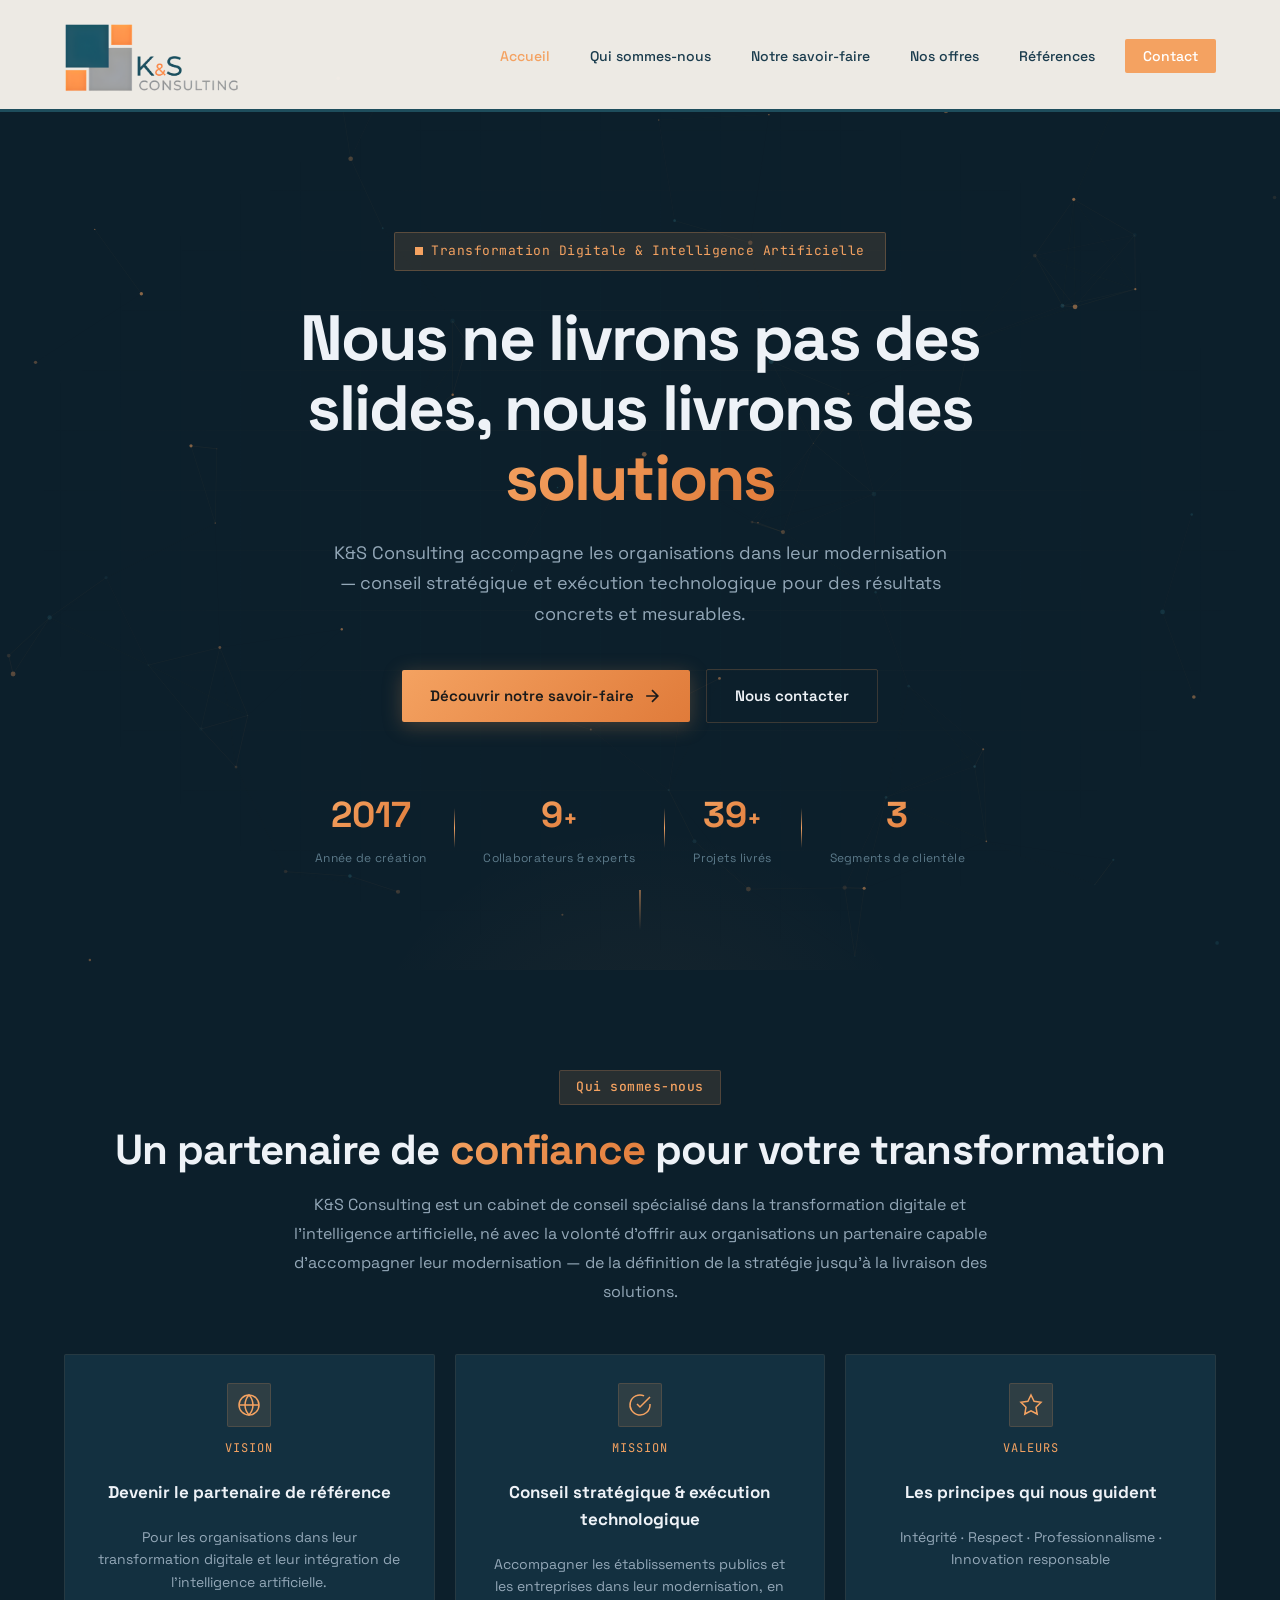
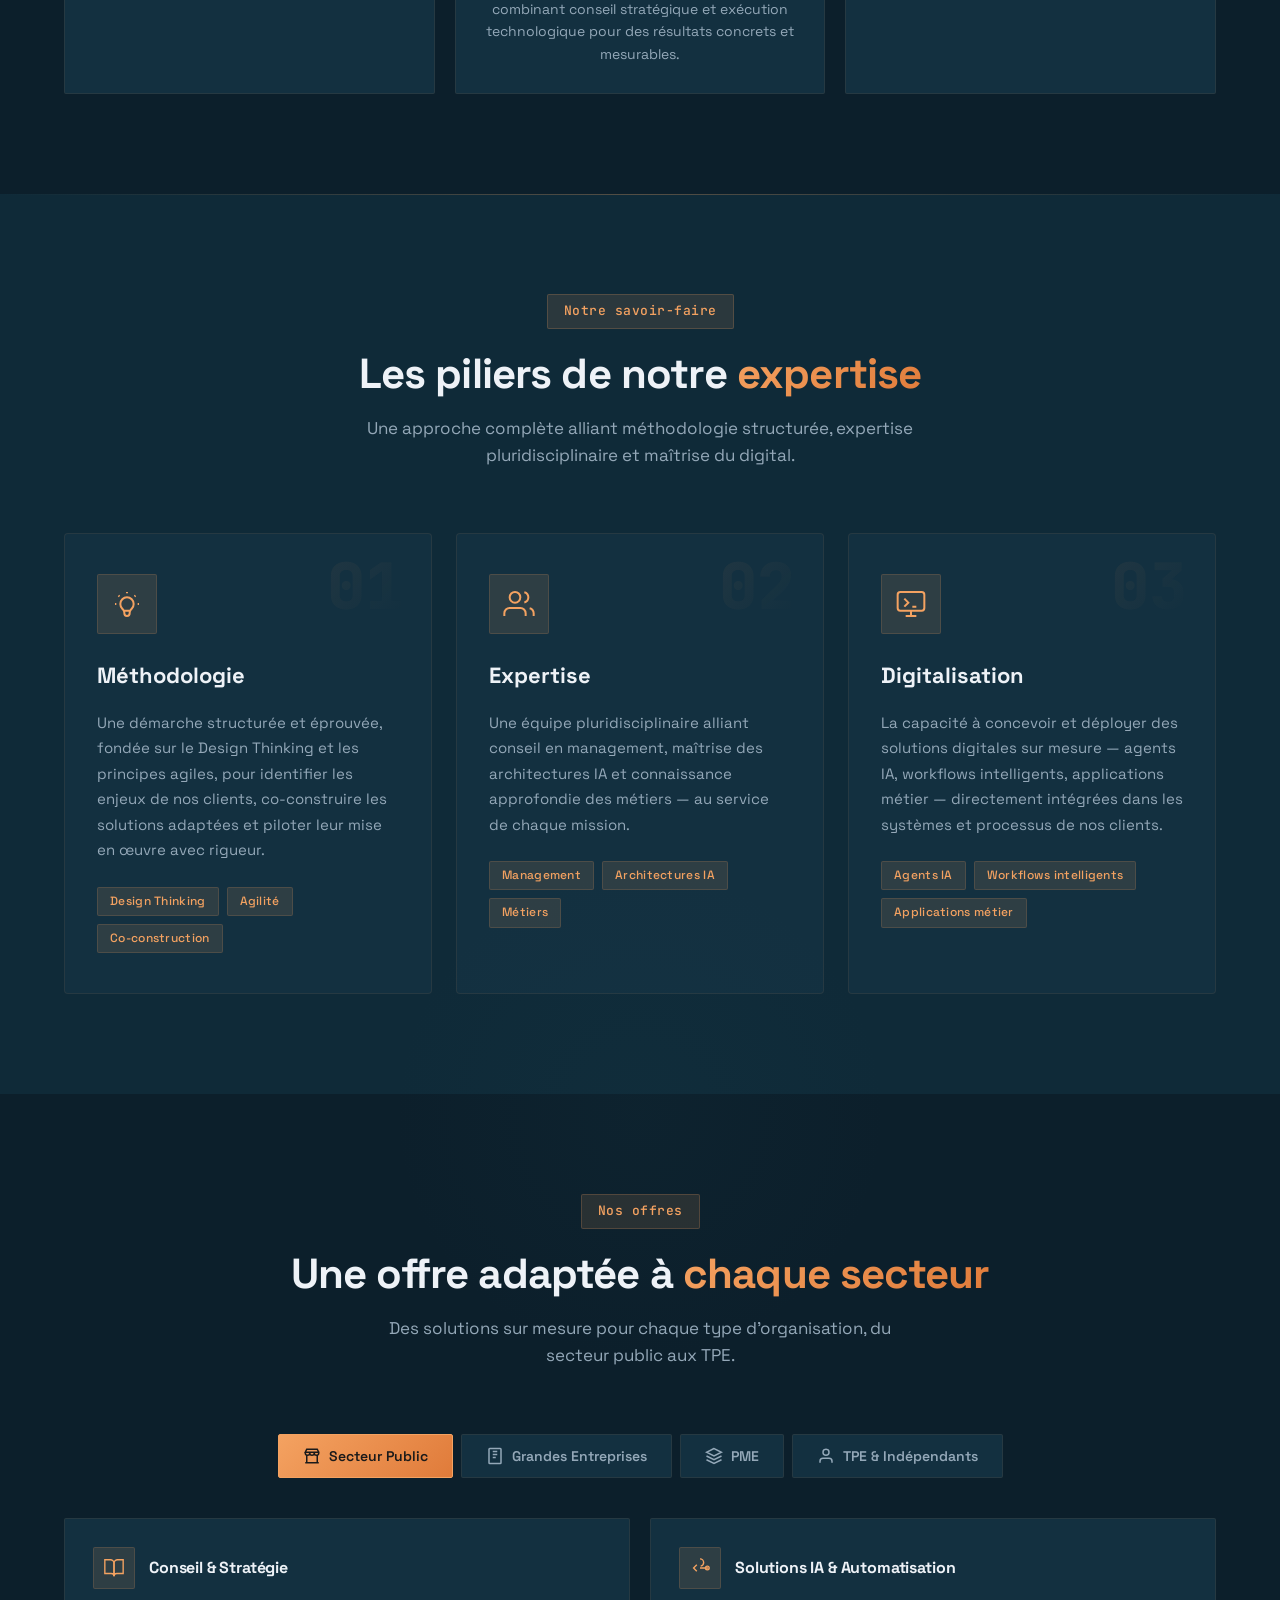
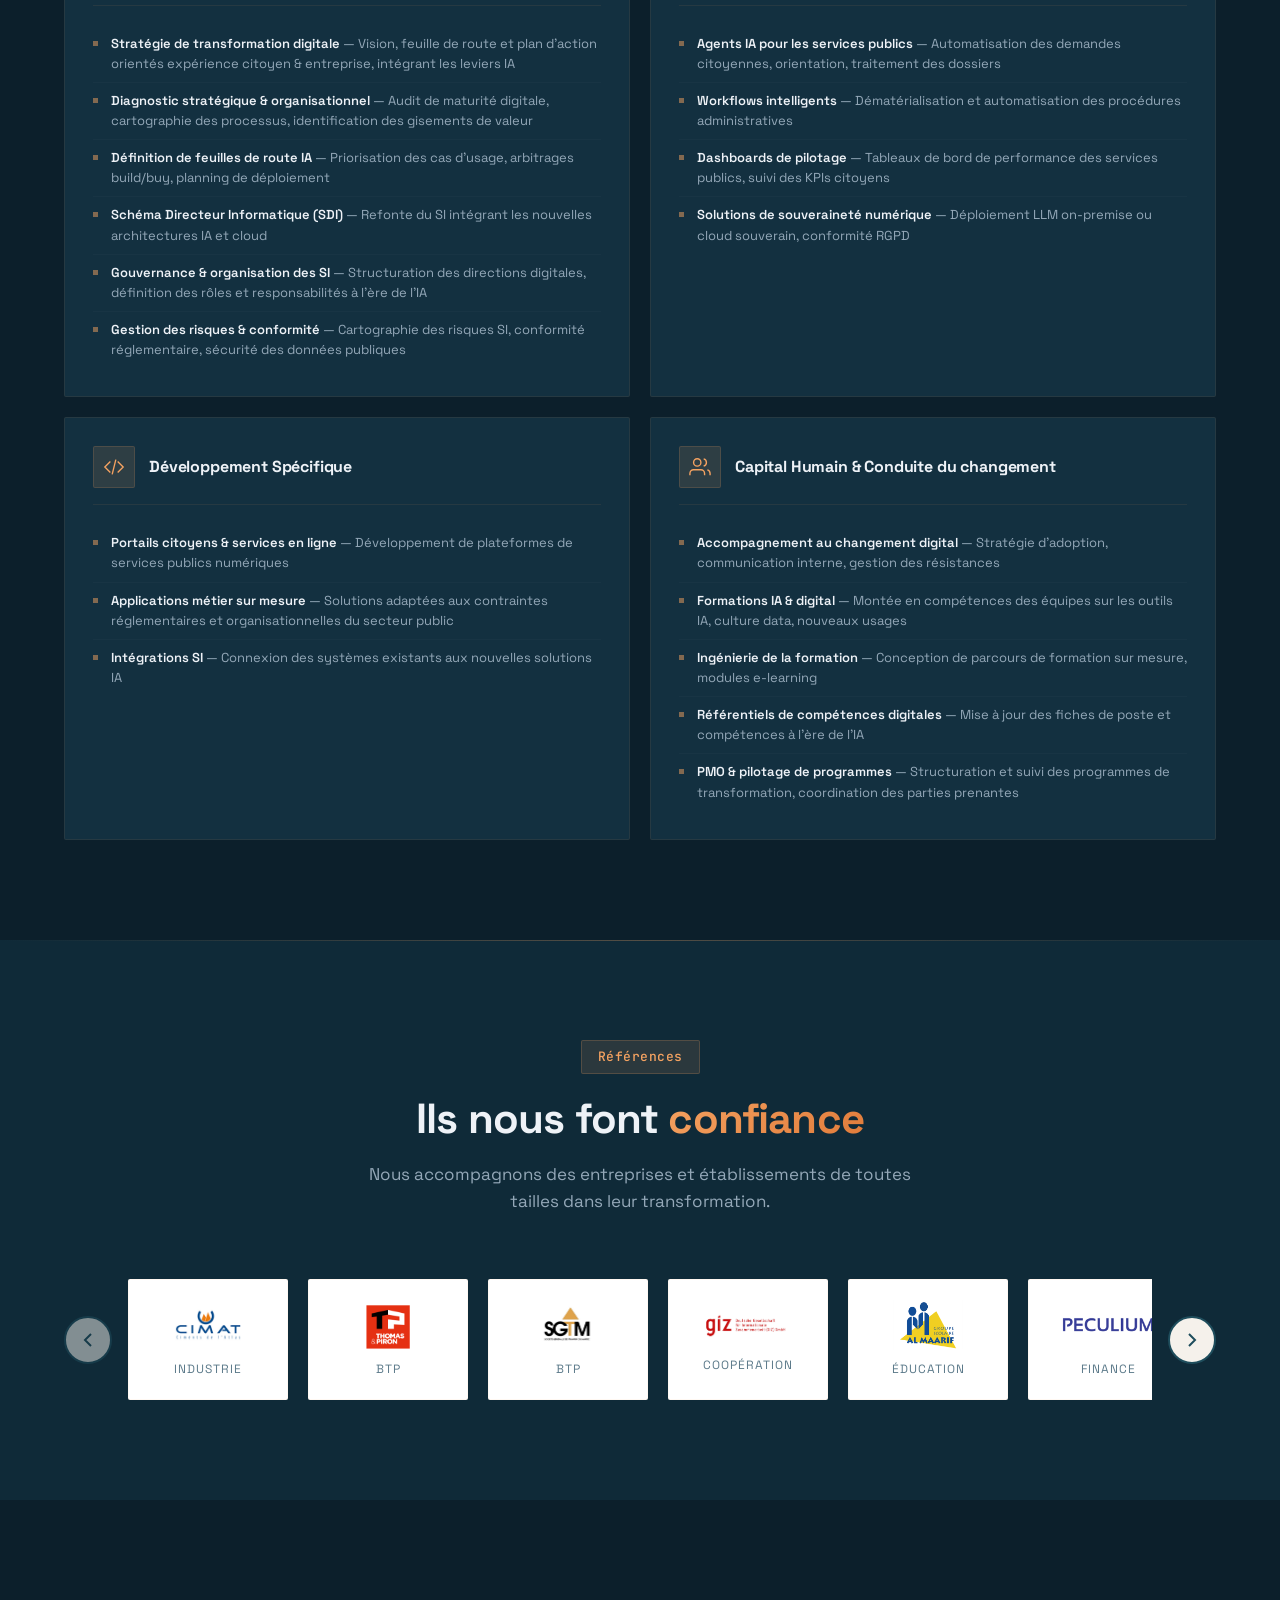
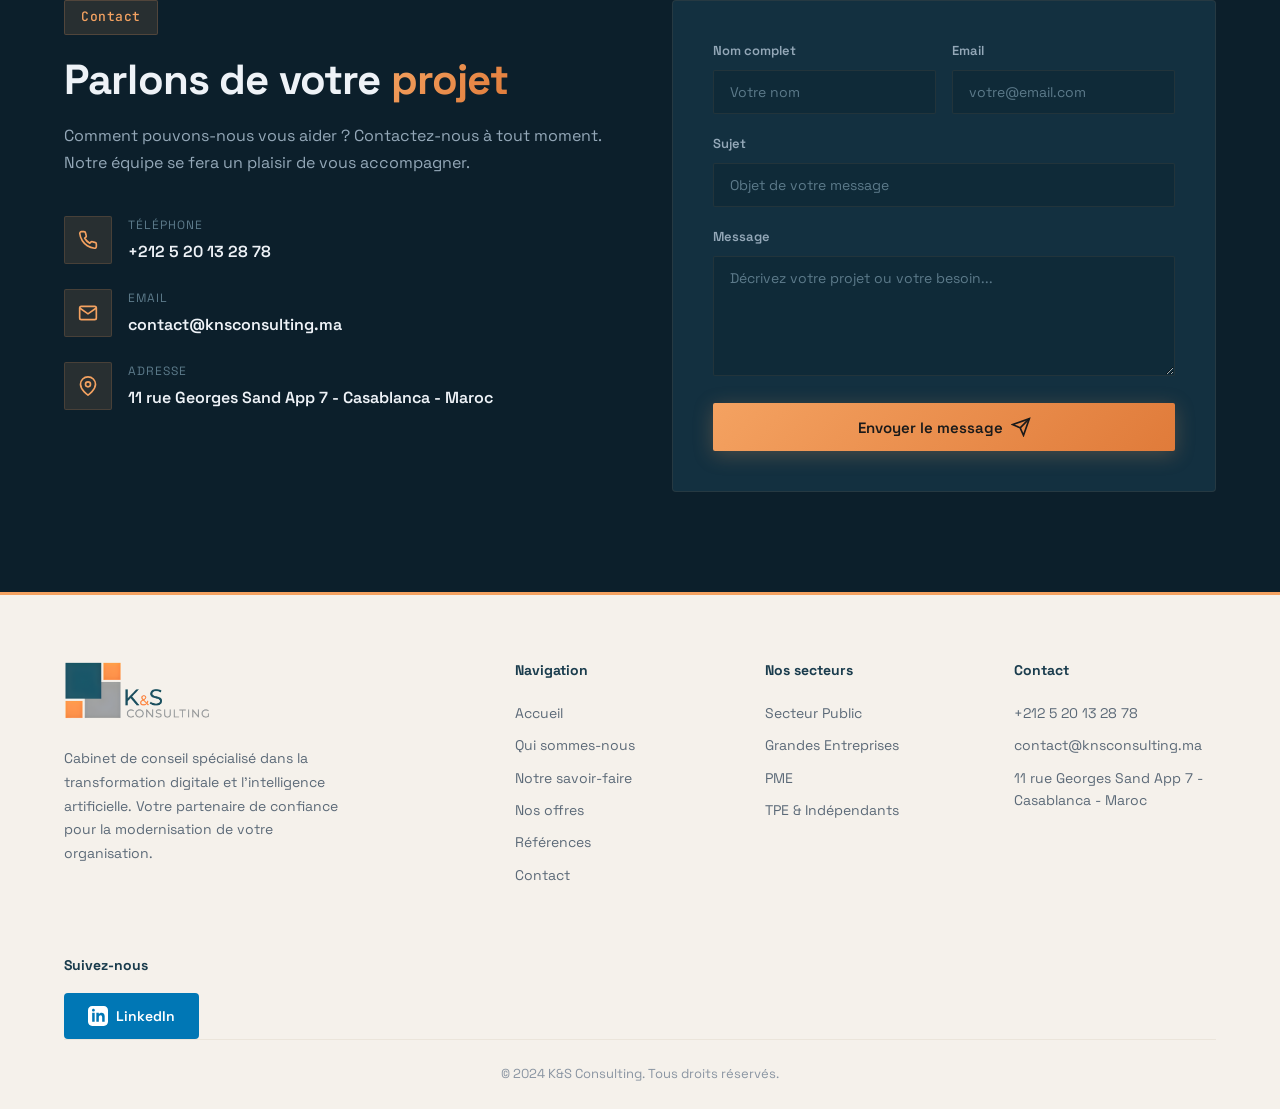
<file: index.html>
<!DOCTYPE html>
<html lang="fr">
<head>
    <meta charset="UTF-8">
    <meta name="viewport" content="width=device-width, initial-scale=1.0">
    <meta name="description" content="K&S Consulting - Cabinet de conseil spécialisé dans la transformation digitale et l'intelligence artificielle. Accompagnement stratégique et exécution technologique.">
    <meta name="keywords" content="conseil, transformation digitale, intelligence artificielle, IA, digitalisation, accompagnement stratégique, Maroc, consulting, cabinet conseil">
    <meta name="author" content="K&S Consulting">
    <meta name="robots" content="index, follow">
    <meta name="theme-color" content="#0a0a0a">
    
    <!-- Canonical URL -->
    <link rel="canonical" href="https://www.knsconsulting.ma/">
    
    <!-- Open Graph / Facebook -->
    <meta property="og:type" content="website">
    <meta property="og:url" content="https://www.knsconsulting.ma/">
    <meta property="og:title" content="K&S Consulting | Transformation Digitale & Intelligence Artificielle">
    <meta property="og:description" content="Cabinet de conseil spécialisé dans la transformation digitale et l'intelligence artificielle. Accompagnement stratégique et exécution technologique.">
    <meta property="og:image" content="https://www.knsconsulting.ma/img/og-image.png">
    <meta property="og:image:width" content="1200">
    <meta property="og:image:height" content="630">
    <meta property="og:locale" content="fr_FR">
    <meta property="og:site_name" content="K&S Consulting">
    
    <!-- Twitter Card -->
    <meta name="twitter:card" content="summary_large_image">
    <meta name="twitter:url" content="https://www.knsconsulting.ma/">
    <meta name="twitter:title" content="K&S Consulting | Transformation Digitale & Intelligence Artificielle">
    <meta name="twitter:description" content="Cabinet de conseil spécialisé dans la transformation digitale et l'intelligence artificielle. Accompagnement stratégique et exécution technologique.">
    <meta name="twitter:image" content="https://www.knsconsulting.ma/img/og-image.png">
    
    <!-- Favicons -->
    <link rel="icon" type="image/png" href="img/favicon.png">
    <link rel="apple-touch-icon" href="img/apple-touch-icon.png">
    
    <title>K&S Consulting | Transformation Digitale & Intelligence Artificielle</title>
    
    <!-- Preconnect -->
    <link rel="preconnect" href="https://fonts.googleapis.com">
    <link rel="preconnect" href="https://fonts.gstatic.com" crossorigin>
    <link href="https://fonts.googleapis.com/css2?family=Space+Grotesk:wght@300;400;500;600;700&family=JetBrains+Mono:wght@400;500&display=swap" rel="stylesheet">
    <link rel="stylesheet" href="css/style.css?v=3">
    <link rel="icon" type="image/png" href="img/favicon.png">
</head>
<body>
    <nav class="navbar" id="navbar">
        <div class="nav-container">
            <a href="#" class="nav-logo">
                <img src="img/logo.png" alt="K&S Consulting" class="logo-img">
            </a>
            <ul class="nav-links" id="navLinks">
                <li><a href="#accueil" class="nav-link active">Accueil</a></li>
                <li><a href="#apropos" class="nav-link">Qui sommes-nous</a></li>
                <li><a href="#savoir-faire" class="nav-link">Notre savoir-faire</a></li>
                <li><a href="#offres" class="nav-link">Nos offres</a></li>
                <li><a href="#references" class="nav-link">Références</a></li>
                <li><a href="#contact" class="nav-link nav-cta">Contact</a></li>
            </ul>
            <button class="nav-toggle" id="navToggle" aria-label="Menu">
                <span></span>
                <span></span>
                <span></span>
            </button>
        </div>
    </nav>

    <section class="hero" id="accueil">
        <canvas id="particleCanvas"></canvas>
        <div class="hero-grid-overlay"></div>
        <div class="hero-content">
            <div class="hero-badge">
                <span class="badge-dot"></span>
                Transformation Digitale & Intelligence Artificielle
            </div>
            <h1 class="hero-title">
                Nous ne livrons pas des slides, nous livrons des <span class="text-gradient">solutions</span>
            </h1>
            <p class="hero-subtitle">
                K&S Consulting accompagne les organisations dans leur modernisation — conseil stratégique et exécution technologique pour des résultats concrets et mesurables.
            </p>
            <div class="hero-actions">
                <a href="#savoir-faire" class="btn btn-primary">
                    Découvrir notre savoir-faire
                    <svg width="20" height="20" viewBox="0 0 24 24" fill="none" stroke="currentColor" stroke-width="2"><path d="M5 12h14M12 5l7 7-7 7"/></svg>
                </a>
                <a href="#contact" class="btn btn-outline">
                    Nous contacter
                </a>
            </div>
            <div class="hero-stats">
                <div class="stat">
                    <span class="stat-number" data-target="2018">0</span>
                    <span class="stat-label">Année de création</span>
                </div>
                <div class="stat-divider"></div>
                <div class="stat">
                    <span class="stat-number" data-target="10">0</span><span class="stat-plus">+</span>
                    <span class="stat-label">Collaborateurs & experts</span>
                </div>
                <div class="stat-divider"></div>
                <div class="stat">
                    <span class="stat-number" data-target="40">0</span><span class="stat-plus">+</span>
                    <span class="stat-label">Projets livrés</span>
                </div>
                <div class="stat-divider"></div>
                <div class="stat">
                    <span class="stat-number" data-target="4">0</span>
                    <span class="stat-label">Segments de clientèle</span>
                </div>
            </div>
        </div>
        <div class="hero-scroll-indicator">
            <div class="scroll-line"></div>
        </div>
    </section>

    <section class="section about" id="apropos">
        <div class="container">
            <div class="about-content reveal-up">
                <span class="section-tag">Qui sommes-nous</span>
                <h2 class="section-title">Un partenaire de <span class="text-gradient">confiance</span> pour votre transformation</h2>
                <p class="about-text">
                    K&S Consulting est un cabinet de conseil spécialisé dans la transformation digitale et l'intelligence artificielle, né avec la volonté d'offrir aux organisations un partenaire capable d'accompagner leur modernisation — de la définition de la stratégie jusqu'à la livraison des solutions.
                </p>
            </div>
            <div class="about-cards reveal-up">
                <div class="vcard">
                    <div class="vcard-icon">
                        <svg width="24" height="24" viewBox="0 0 24 24" fill="none" stroke="currentColor" stroke-width="1.5"><circle cx="12" cy="12" r="10"/><path d="M12 2a15.3 15.3 0 014 10 15.3 15.3 0 01-4 10 15.3 15.3 0 01-4-10 15.3 15.3 0 014-10z"/><line x1="2" y1="12" x2="22" y2="12"/></svg>
                    </div>
                    <div class="vcard-number">Vision</div>
                    <h3>Devenir le partenaire de référence</h3>
                    <p>Pour les organisations dans leur transformation digitale et leur intégration de l'intelligence artificielle.</p>
                </div>
                <div class="vcard">
                    <div class="vcard-icon">
                        <svg width="24" height="24" viewBox="0 0 24 24" fill="none" stroke="currentColor" stroke-width="1.5"><path d="M22 11.08V12a10 10 0 11-5.93-9.14"/><polyline points="22 4 12 14.01 9 11.01"/></svg>
                    </div>
                    <div class="vcard-number">Mission</div>
                    <h3>Conseil stratégique & exécution technologique</h3>
                    <p>Accompagner les établissements publics et les entreprises dans leur modernisation, en combinant conseil stratégique et exécution technologique pour des résultats concrets et mesurables.</p>
                </div>
                <div class="vcard">
                    <div class="vcard-icon">
                        <svg width="24" height="24" viewBox="0 0 24 24" fill="none" stroke="currentColor" stroke-width="1.5"><polygon points="12 2 15.09 8.26 22 9.27 17 14.14 18.18 21.02 12 17.77 5.82 21.02 7 14.14 2 9.27 8.91 8.26 12 2"/></svg>
                    </div>
                    <div class="vcard-number">Valeurs</div>
                    <h3>Les principes qui nous guident</h3>
                    <p>Intégrité · Respect · Professionnalisme · Innovation responsable</p>
                </div>
            </div>
        </div>
    </section>

    <section class="section savoir-faire" id="savoir-faire">
        <div class="container">
            <div class="section-header reveal-up">
                <span class="section-tag">Notre savoir-faire</span>
                <h2 class="section-title">Les piliers de notre <span class="text-gradient">expertise</span></h2>
                <p class="section-desc">Une approche complète alliant méthodologie structurée, expertise pluridisciplinaire et maîtrise du digital.</p>
            </div>
            <div class="savoir-faire-grid">
                <div class="sf-card reveal-up" style="--delay: 0">
                    <div class="sf-icon">
                        <svg width="32" height="32" viewBox="0 0 24 24" fill="none" stroke="currentColor" stroke-width="1.5"><path d="M9.663 17h4.673M12 3v1m6.364 1.636l-.707.707M21 12h-1M4 12H3m3.343-5.657l-.707-.707m2.828 9.9a5 5 0 117.072 0l-.548.547A3.374 3.374 0 0014 18.469V19a2 2 0 11-4 0v-.531c0-.895-.356-1.754-.988-2.386l-.548-.547z"/></svg>
                    </div>
                    <div class="sf-number">01</div>
                    <h3>Méthodologie</h3>
                    <p>Une démarche structurée et éprouvée, fondée sur le Design Thinking et les principes agiles, pour identifier les enjeux de nos clients, co-construire les solutions adaptées et piloter leur mise en œuvre avec rigueur.</p>
                    <ul class="sf-tags">
                        <li>Design Thinking</li>
                        <li>Agilité</li>
                        <li>Co-construction</li>
                    </ul>
                </div>
                <div class="sf-card reveal-up" style="--delay: 1">
                    <div class="sf-icon">
                        <svg width="32" height="32" viewBox="0 0 24 24" fill="none" stroke="currentColor" stroke-width="1.5"><path d="M17 21v-2a4 4 0 00-4-4H5a4 4 0 00-4 4v2"/><circle cx="9" cy="7" r="4"/><path d="M23 21v-2a4 4 0 00-3-3.87"/><path d="M16 3.13a4 4 0 010 7.75"/></svg>
                    </div>
                    <div class="sf-number">02</div>
                    <h3>Expertise</h3>
                    <p>Une équipe pluridisciplinaire alliant conseil en management, maîtrise des architectures IA et connaissance approfondie des métiers — au service de chaque mission.</p>
                    <ul class="sf-tags">
                        <li>Management</li>
                        <li>Architectures IA</li>
                        <li>Métiers</li>
                    </ul>
                </div>
                <div class="sf-card reveal-up" style="--delay: 2">
                    <div class="sf-icon">
                        <svg width="32" height="32" viewBox="0 0 24 24" fill="none" stroke="currentColor" stroke-width="1.5"><rect x="2" y="3" width="20" height="14" rx="2"/><path d="M8 21h8m-4-4v4"/><path d="M7 8l3 3-3 3"/><path d="M13 14h3"/></svg>
                    </div>
                    <div class="sf-number">03</div>
                    <h3>Digitalisation</h3>
                    <p>La capacité à concevoir et déployer des solutions digitales sur mesure — agents IA, workflows intelligents, applications métier — directement intégrées dans les systèmes et processus de nos clients.</p>
                    <ul class="sf-tags">
                        <li>Agents IA</li>
                        <li>Workflows intelligents</li>
                        <li>Applications métier</li>
                    </ul>
                </div>
            </div>
        </div>
    </section>

    <section class="section offres" id="offres">
        <div class="container">
            <div class="section-header reveal-up">
                <span class="section-tag">Nos offres</span>
                <h2 class="section-title">Une offre adaptée à <span class="text-gradient">chaque secteur</span></h2>
                <p class="section-desc">Des solutions sur mesure pour chaque type d'organisation, du secteur public aux TPE.</p>
            </div>

            <div class="sector-tabs" id="sectorTabs">
                <button class="sector-tab active" data-sector="public">
                    <svg width="18" height="18" viewBox="0 0 24 24" fill="none" stroke="currentColor" stroke-width="2"><path d="M3 21h18M3 7v1a3 3 0 006 0V7m0 1a3 3 0 006 0V7m0 1a3 3 0 006 0V7H3l2-4h14l2 4M5 21V10.87M19 21V10.87"/></svg>
                    Secteur Public
                </button>
                <button class="sector-tab" data-sector="entreprise">
                    <svg width="18" height="18" viewBox="0 0 24 24" fill="none" stroke="currentColor" stroke-width="2"><rect x="4" y="2" width="16" height="20" rx="1"/><line x1="9" y1="6" x2="15" y2="6"/><line x1="9" y1="10" x2="15" y2="10"/><line x1="9" y1="14" x2="13" y2="14"/></svg>
                    Grandes Entreprises
                </button>
                <button class="sector-tab" data-sector="pme">
                    <svg width="18" height="18" viewBox="0 0 24 24" fill="none" stroke="currentColor" stroke-width="2"><path d="M12 2L2 7l10 5 10-5-10-5z"/><path d="M2 17l10 5 10-5"/><path d="M2 12l10 5 10-5"/></svg>
                    PME
                </button>
                <button class="sector-tab" data-sector="tpe">
                    <svg width="18" height="18" viewBox="0 0 24 24" fill="none" stroke="currentColor" stroke-width="2"><path d="M20 21v-2a4 4 0 00-4-4H8a4 4 0 00-4 4v2"/><circle cx="12" cy="7" r="4"/></svg>
                    TPE & Indépendants
                </button>
            </div>

            <div class="sector-content active" id="sector-public">
                <div class="offre-grid">
                    <div class="offre-card">
                        <div class="offre-header">
                            <div class="offre-icon">
                                <svg width="22" height="22" viewBox="0 0 24 24" fill="none" stroke="currentColor" stroke-width="1.5"><path d="M2 3h6a4 4 0 014 4v14a3 3 0 00-3-3H2z"/><path d="M22 3h-6a4 4 0 00-4 4v14a3 3 0 013-3h7z"/></svg>
                            </div>
                            <h3>Conseil & Stratégie</h3>
                        </div>
                        <ul class="offre-list">
                            <li><strong>Stratégie de transformation digitale</strong> — Vision, feuille de route et plan d'action orientés expérience citoyen & entreprise, intégrant les leviers IA</li>
                            <li><strong>Diagnostic stratégique & organisationnel</strong> — Audit de maturité digitale, cartographie des processus, identification des gisements de valeur</li>
                            <li><strong>Définition de feuilles de route IA</strong> — Priorisation des cas d'usage, arbitrages build/buy, planning de déploiement</li>
                            <li><strong>Schéma Directeur Informatique (SDI)</strong> — Refonte du SI intégrant les nouvelles architectures IA et cloud</li>
                            <li><strong>Gouvernance & organisation des SI</strong> — Structuration des directions digitales, définition des rôles et responsabilités à l'ère de l'IA</li>
                            <li><strong>Gestion des risques & conformité</strong> — Cartographie des risques SI, conformité réglementaire, sécurité des données publiques</li>
                        </ul>
                    </div>
                    <div class="offre-card">
                        <div class="offre-header">
                            <div class="offre-icon">
                                <svg width="22" height="22" viewBox="0 0 24 24" fill="none" stroke="currentColor" stroke-width="1.5"><path d="M12 2a4 4 0 014 4c0 1.95-1.4 3.58-3.25 3.93"/><path d="M8.5 8.5L5 12l3.5 3.5"/><path d="M12 12h9"/><circle cx="20" cy="12" r="2"/></svg>
                            </div>
                            <h3>Solutions IA & Automatisation</h3>
                        </div>
                        <ul class="offre-list">
                            <li><strong>Agents IA pour les services publics</strong> — Automatisation des demandes citoyennes, orientation, traitement des dossiers</li>
                            <li><strong>Workflows intelligents</strong> — Dématérialisation et automatisation des procédures administratives</li>
                            <li><strong>Dashboards de pilotage</strong> — Tableaux de bord de performance des services publics, suivi des KPIs citoyens</li>
                            <li><strong>Solutions de souveraineté numérique</strong> — Déploiement LLM on-premise ou cloud souverain, conformité RGPD</li>
                        </ul>
                    </div>
                    <div class="offre-card">
                        <div class="offre-header">
                            <div class="offre-icon">
                                <svg width="22" height="22" viewBox="0 0 24 24" fill="none" stroke="currentColor" stroke-width="1.5"><polyline points="16 18 22 12 16 6"/><polyline points="8 6 2 12 8 18"/><line x1="14" y1="4" x2="10" y2="20"/></svg>
                            </div>
                            <h3>Développement Spécifique</h3>
                        </div>
                        <ul class="offre-list">
                            <li><strong>Portails citoyens & services en ligne</strong> — Développement de plateformes de services publics numériques</li>
                            <li><strong>Applications métier sur mesure</strong> — Solutions adaptées aux contraintes réglementaires et organisationnelles du secteur public</li>
                            <li><strong>Intégrations SI</strong> — Connexion des systèmes existants aux nouvelles solutions IA</li>
                        </ul>
                    </div>
                    <div class="offre-card">
                        <div class="offre-header">
                            <div class="offre-icon">
                                <svg width="22" height="22" viewBox="0 0 24 24" fill="none" stroke="currentColor" stroke-width="1.5"><path d="M17 21v-2a4 4 0 00-4-4H5a4 4 0 00-4 4v2"/><circle cx="9" cy="7" r="4"/><path d="M23 21v-2a4 4 0 00-3-3.87"/><path d="M16 3.13a4 4 0 010 7.75"/></svg>
                            </div>
                            <h3>Capital Humain & Conduite du changement</h3>
                        </div>
                        <ul class="offre-list">
                            <li><strong>Accompagnement au changement digital</strong> — Stratégie d'adoption, communication interne, gestion des résistances</li>
                            <li><strong>Formations IA & digital</strong> — Montée en compétences des équipes sur les outils IA, culture data, nouveaux usages</li>
                            <li><strong>Ingénierie de la formation</strong> — Conception de parcours de formation sur mesure, modules e-learning</li>
                            <li><strong>Référentiels de compétences digitales</strong> — Mise à jour des fiches de poste et compétences à l'ère de l'IA</li>
                            <li><strong>PMO & pilotage de programmes</strong> — Structuration et suivi des programmes de transformation, coordination des parties prenantes</li>
                        </ul>
                    </div>
                </div>
            </div>

            <div class="sector-content" id="sector-entreprise">
                <div class="offre-grid">
                    <div class="offre-card">
                        <div class="offre-header">
                            <div class="offre-icon">
                                <svg width="22" height="22" viewBox="0 0 24 24" fill="none" stroke="currentColor" stroke-width="1.5"><path d="M2 3h6a4 4 0 014 4v14a3 3 0 00-3-3H2z"/><path d="M22 3h-6a4 4 0 00-4 4v14a3 3 0 013-3h7z"/></svg>
                            </div>
                            <h3>Conseil & Stratégie</h3>
                        </div>
                        <ul class="offre-list">
                            <li><strong>Stratégie & feuille de route IA</strong> — Diagnostic de maturité, identification des cas d'usage à fort ROI, plan de déploiement priorisé</li>
                            <li><strong>Diagnostic stratégique d'activité</strong> — Analyse de positionnement, benchmarks sectoriels, recommandations augmentées par la data</li>
                            <li><strong>Stratégie d'innovation</strong> — Identification des opportunités IA, veille concurrentielle, construction de l'avantage compétitif</li>
                            <li><strong>Optimisation organisationnelle</strong> — Refonte des processus et de l'organisation à la lumière des gains apportés par l'IA</li>
                            <li><strong>Cartographie & refonte des processus</strong> — Identification des processus automatisables, gains de productivité mesurables</li>
                            <li><strong>Définition & mise en place de KPIs</strong> — Construction de référentiels de performance orientés data</li>
                            <li><strong>Gestion des risques SI & IA</strong> — Cartographie des risques, politique de sécurité, conformité</li>
                            <li><strong>Stratégie Supply Chain augmentée</strong> — Diagnostic performance, restructuration logistique, intégration d'IA prédictive</li>
                            <li><strong>Stratégie Achat</strong> — Optimisation des processus achat, automatisation de la veille fournisseurs</li>
                        </ul>
                    </div>
                    <div class="offre-card">
                        <div class="offre-header">
                            <div class="offre-icon">
                                <svg width="22" height="22" viewBox="0 0 24 24" fill="none" stroke="currentColor" stroke-width="1.5"><path d="M12 2a4 4 0 014 4c0 1.95-1.4 3.58-3.25 3.93"/><path d="M8.5 8.5L5 12l3.5 3.5"/><path d="M12 12h9"/><circle cx="20" cy="12" r="2"/></svg>
                            </div>
                            <h3>Solutions IA & Automatisation</h3>
                        </div>
                        <ul class="offre-list">
                            <li><strong>Agents IA métier</strong> — Agents autonomes pour automatiser des processus complexes (RH, finance, commercial, opérations, juridique…)</li>
                            <li><strong>Workflows intelligents</strong> — Automatisation des flux métier avec IA intégrée, réduction des tâches à faible valeur ajoutée</li>
                            <li><strong>Dashboards & aide à la décision</strong> — Tableaux de bord dynamiques connectés à vos données, visualisation temps réel</li>
                            <li><strong>Microsoft Power Platform</strong> — Applications, flux et automatisations sur l'écosystème Microsoft — connectivité native SAP, Dynamics, SharePoint, Teams</li>
                            <li><strong>Conseil LLM & cloud souverain</strong> — Choix et déploiement des modèles adaptés à vos contraintes sécurité et performance</li>
                        </ul>
                    </div>
                    <div class="offre-card">
                        <div class="offre-header">
                            <div class="offre-icon">
                                <svg width="22" height="22" viewBox="0 0 24 24" fill="none" stroke="currentColor" stroke-width="1.5"><polyline points="16 18 22 12 16 6"/><polyline points="8 6 2 12 8 18"/><line x1="14" y1="4" x2="10" y2="20"/></svg>
                            </div>
                            <h3>Développement Spécifique</h3>
                        </div>
                        <ul class="offre-list">
                            <li><strong>Applications métier sur mesure</strong> — Développement d'applications web/mobile répondant à des besoins non couverts par les solutions du marché</li>
                            <li><strong>Modules & connecteurs spécifiques</strong> — Extensions sur mesure de vos solutions existantes (ERP, CRM, SIRH…)</li>
                            <li><strong>Intégrations & APIs</strong> — Connexion de vos systèmes entre eux, interopérabilité des données</li>
                            <li><strong>Solutions data & analytics</strong> — Pipelines de données, entrepôts de données, modèles prédictifs</li>
                        </ul>
                    </div>
                    <div class="offre-card">
                        <div class="offre-header">
                            <div class="offre-icon">
                                <svg width="22" height="22" viewBox="0 0 24 24" fill="none" stroke="currentColor" stroke-width="1.5"><path d="M17 21v-2a4 4 0 00-4-4H5a4 4 0 00-4 4v2"/><circle cx="9" cy="7" r="4"/><path d="M23 21v-2a4 4 0 00-3-3.87"/><path d="M16 3.13a4 4 0 010 7.75"/></svg>
                            </div>
                            <h3>Capital Humain & Conduite du changement</h3>
                        </div>
                        <ul class="offre-list">
                            <li><strong>Conduite du changement</strong> — Accompagnement humain de la transformation, stratégie d'adoption des outils IA</li>
                            <li><strong>Formations IA & outils digitaux</strong> — Programmes de montée en compétences, e-learning, ateliers pratiques</li>
                            <li><strong>Politique RH & gestion des compétences</strong> — Adaptation des référentiels métier à l'ère de l'IA, gestion prévisionnelle des emplois</li>
                            <li><strong>Modèles de rémunération & valorisation du capital humain</strong> — Refonte des grilles intégrant les nouveaux profils digitaux</li>
                            <li><strong>PMO & pilotage de programmes</strong> — Structuration et gouvernance des programmes de transformation, reporting exécutif</li>
                        </ul>
                    </div>
                </div>
            </div>

            <div class="sector-content" id="sector-pme">
                <div class="offre-grid">
                    <div class="offre-card">
                        <div class="offre-header">
                            <div class="offre-icon">
                                <svg width="22" height="22" viewBox="0 0 24 24" fill="none" stroke="currentColor" stroke-width="1.5"><path d="M2 3h6a4 4 0 014 4v14a3 3 0 00-3-3H2z"/><path d="M22 3h-6a4 4 0 00-4 4v14a3 3 0 013-3h7z"/></svg>
                            </div>
                            <h3>Conseil & Stratégie</h3>
                        </div>
                        <ul class="offre-list">
                            <li><strong>Stratégie & feuille de route IA</strong> — Diagnostic adapté à votre taille, priorisation pragmatique, ROI rapide</li>
                            <li><strong>Diagnostic organisationnel</strong> — Cartographie des processus, identification des points de friction, recommandations actionnables</li>
                            <li><strong>Stratégie marketing digital</strong> — Plan marketing augmenté par l'IA, acquisition, fidélisation, automatisation</li>
                            <li><strong>Optimisation Supply Chain</strong> — Diagnostic et restructuration des flux logistiques et achats</li>
                            <li><strong>Définition de KPIs & tableaux de bord</strong> — Construction d'un pilotage simple et efficace de votre activité</li>
                        </ul>
                    </div>
                    <div class="offre-card">
                        <div class="offre-header">
                            <div class="offre-icon">
                                <svg width="22" height="22" viewBox="0 0 24 24" fill="none" stroke="currentColor" stroke-width="1.5"><path d="M12 2a4 4 0 014 4c0 1.95-1.4 3.58-3.25 3.93"/><path d="M8.5 8.5L5 12l3.5 3.5"/><path d="M12 12h9"/><circle cx="20" cy="12" r="2"/></svg>
                            </div>
                            <h3>Solutions IA & Automatisation</h3>
                        </div>
                        <ul class="offre-list">
                            <li><strong>Agents & assistants IA métier</strong> — Assistants dédiés (commercial, SAV, RH, comptabilité) prêts à l'emploi et configurables</li>
                            <li><strong>Workflows automatisés</strong> — Élimination des tâches répétitives, gain de temps opérationnel mesurable</li>
                            <li><strong>Dashboards de pilotage</strong> — Visualisation claire de vos KPIs, connectée à vos données existantes</li>
                            <li><strong>Odoo + IA</strong> — Intégration ERP/CRM Odoo et développement de modules spécifiques enrichis par l'IA (ventes, stocks, comptabilité, RH…)</li>
                        </ul>
                    </div>
                    <div class="offre-card">
                        <div class="offre-header">
                            <div class="offre-icon">
                                <svg width="22" height="22" viewBox="0 0 24 24" fill="none" stroke="currentColor" stroke-width="1.5"><polyline points="16 18 22 12 16 6"/><polyline points="8 6 2 12 8 18"/><line x1="14" y1="4" x2="10" y2="20"/></svg>
                            </div>
                            <h3>Développement Spécifique</h3>
                        </div>
                        <ul class="offre-list">
                            <li><strong>Applications métier sur mesure</strong> — Solutions adaptées à vos processus spécifiques, là où les outils standard ne suffisent pas</li>
                            <li><strong>Modules Odoo spécifiques</strong> — Développement de fonctionnalités sur mesure dans l'écosystème Odoo</li>
                            <li><strong>Connecteurs & intégrations</strong> — Connexion de vos outils existants entre eux pour éliminer les ressaisies et silos de données</li>
                        </ul>
                    </div>
                    <div class="offre-card">
                        <div class="offre-header">
                            <div class="offre-icon">
                                <svg width="22" height="22" viewBox="0 0 24 24" fill="none" stroke="currentColor" stroke-width="1.5"><path d="M17 21v-2a4 4 0 00-4-4H5a4 4 0 00-4 4v2"/><circle cx="9" cy="7" r="4"/><path d="M23 21v-2a4 4 0 00-3-3.87"/><path d="M16 3.13a4 4 0 010 7.75"/></svg>
                            </div>
                            <h3>Capital Humain & Conduite du changement</h3>
                        </div>
                        <ul class="offre-list">
                            <li><strong>Accompagnement au changement</strong> — Gestion de l'adoption des nouveaux outils par vos équipes</li>
                            <li><strong>Formations pratiques IA</strong> — Sessions courtes et opérationnelles pour rendre vos équipes autonomes rapidement</li>
                            <li><strong>Ingénierie RH</strong> — Référentiels de compétences, politique RH adaptée à votre stade de croissance</li>
                        </ul>
                    </div>
                </div>
            </div>

            <div class="sector-content" id="sector-tpe">
                <div class="offre-grid">
                    <div class="offre-card">
                        <div class="offre-header">
                            <div class="offre-icon">
                                <svg width="22" height="22" viewBox="0 0 24 24" fill="none" stroke="currentColor" stroke-width="1.5"><path d="M2 3h6a4 4 0 014 4v14a3 3 0 00-3-3H2z"/><path d="M22 3h-6a4 4 0 00-4 4v14a3 3 0 013-3h7z"/></svg>
                            </div>
                            <h3>Conseil & Stratégie</h3>
                        </div>
                        <ul class="offre-list">
                            <li><strong>Audit express & quick wins IA</strong> — Diagnostic en 1 journée, identification des 3 actions à impact immédiat</li>
                            <li><strong>Feuille de route simplifiée</strong> — Plan d'action concret, réaliste, dimensionné à vos moyens</li>
                        </ul>
                    </div>
                    <div class="offre-card">
                        <div class="offre-header">
                            <div class="offre-icon">
                                <svg width="22" height="22" viewBox="0 0 24 24" fill="none" stroke="currentColor" stroke-width="1.5"><path d="M12 2a4 4 0 014 4c0 1.95-1.4 3.58-3.25 3.93"/><path d="M8.5 8.5L5 12l3.5 3.5"/><path d="M12 12h9"/><circle cx="20" cy="12" r="2"/></svg>
                            </div>
                            <h3>Solutions IA & Automatisation</h3>
                        </div>
                        <ul class="offre-list">
                            <li><strong>Assistants IA clé en main</strong> — Chatbot métier, assistant commercial ou SAV, configuré sur vos données en quelques jours</li>
                            <li><strong>Pack automatisation légère</strong> — Connexion de vos outils (Gmail, WhatsApp, Drive, agenda, facturation) via solutions no-code/low-code</li>
                            <li><strong>Mini-dashboards</strong> — Suivi simple de votre activité sans infrastructure complexe</li>
                        </ul>
                    </div>
                    <div class="offre-card">
                        <div class="offre-header">
                            <div class="offre-icon">
                                <svg width="22" height="22" viewBox="0 0 24 24" fill="none" stroke="currentColor" stroke-width="1.5"><polyline points="16 18 22 12 16 6"/><polyline points="8 6 2 12 8 18"/><line x1="14" y1="4" x2="10" y2="20"/></svg>
                            </div>
                            <h3>Développement Spécifique</h3>
                        </div>
                        <ul class="offre-list">
                            <li><strong>Micro-applications métier</strong> — Petit outil numérique sur mesure pour répondre à un besoin précis (devis automatisé, suivi client, planning intelligent…)</li>
                            <li><strong>Site web intelligent</strong> — Site vitrine ou e-commerce avec IA intégrée (chatbot, recommandations, formulaires intelligents)</li>
                        </ul>
                    </div>
                    <div class="offre-card">
                        <div class="offre-header">
                            <div class="offre-icon">
                                <svg width="22" height="22" viewBox="0 0 24 24" fill="none" stroke="currentColor" stroke-width="1.5"><path d="M17 21v-2a4 4 0 00-4-4H5a4 4 0 00-4 4v2"/><circle cx="9" cy="7" r="4"/><path d="M23 21v-2a4 4 0 00-3-3.87"/><path d="M16 3.13a4 4 0 010 7.75"/></svg>
                            </div>
                            <h3>Capital Humain & Formation</h3>
                        </div>
                        <ul class="offre-list">
                            <li><strong>Pack formation IA individuelle</strong> — Session personnalisée pour maîtriser les outils IA utiles à votre activité</li>
                            <li><strong>Coaching digital</strong> — Accompagnement individuel dans votre montée en compétences digitales</li>
                        </ul>
                    </div>
                </div>
            </div>
        </div>
    </section>

    <section class="section references" id="references">
        <div class="container">
            <div class="section-header reveal-up">
                <span class="section-tag">Références</span>
                <h2 class="section-title">Ils nous font <span class="text-gradient">confiance</span></h2>
                <p class="section-desc">Nous accompagnons des entreprises et établissements de toutes tailles dans leur transformation.</p>
            </div>
            <div class="refs-carousel reveal-up">
                <button class="carousel-btn carousel-prev" aria-label="Précédent">
                    <svg width="24" height="24" viewBox="0 0 24 24" fill="none" stroke="currentColor" stroke-width="2"><path d="M15 18l-6-6 6-6"/></svg>
                </button>
                <div class="refs-wrapper">
                    <div class="refs-track">
                        <div class="ref-card">
                            <img src="img/cimat.png" alt="Logo CIMAT" class="ref-logo-img" loading="lazy" width="150" height="60">
                            <div class="ref-sector">Industrie</div>
                        </div>
                        <div class="ref-card">
                            <img src="img/tomas-piron.png" alt="Logo Tomas & Piron" class="ref-logo-img" loading="lazy" width="150" height="60">
                            <div class="ref-sector">BTP</div>
                        </div>
                        <div class="ref-card">
                            <img src="img/sgtm.jpg" alt="Logo SGTM" class="ref-logo-img" loading="lazy" width="150" height="60">
                            <div class="ref-sector">BTP</div>
                        </div>
                        <div class="ref-card">
                            <img src="img/giz.jpg" alt="Logo GIZ" class="ref-logo-img" loading="lazy" width="150" height="60">
                            <div class="ref-sector">Coopération</div>
                        </div>
                        <div class="ref-card">
                            <img src="img/gs-al-maarif.png" alt="Logo GS AL Maarif" class="ref-logo-img" loading="lazy" width="150" height="60">
                            <div class="ref-sector">Éducation</div>
                        </div>
                        <div class="ref-card">
                            <img src="img/peculium.png" alt="Logo Peculium" class="ref-logo-img" loading="lazy" width="150" height="60">
                            <div class="ref-sector">Finance</div>
                        </div>
                        <div class="ref-card">
                            <img src="img/accuracy.jpg" alt="Logo Accuracy" class="ref-logo-img" loading="lazy" width="150" height="60">
                            <div class="ref-sector">Conseil</div>
                        </div>
                        <div class="ref-card">
                            <img src="img/uvgm.jpg" alt="Logo UVGM" class="ref-logo-img" loading="lazy" width="150" height="60">
                            <div class="ref-sector">BTP</div>
                        </div>
                    </div>
                </div>
                <button class="carousel-btn carousel-next" aria-label="Suivant">
                    <svg width="24" height="24" viewBox="0 0 24 24" fill="none" stroke="currentColor" stroke-width="2"><path d="M9 18l6-6-6-6"/></svg>
                </button>
            </div>
        </div>
    </section>

    <section class="section contact" id="contact">
        <div class="container">
            <div class="contact-grid">
                <div class="contact-info reveal-left">
                    <span class="section-tag">Contact</span>
                    <h2 class="section-title">Parlons de votre <span class="text-gradient">projet</span></h2>
                    <p class="contact-text">Comment pouvons-nous vous aider ? Contactez-nous à tout moment. Notre équipe se fera un plaisir de vous accompagner.</p>
                    <div class="contact-details">
                        <div class="contact-item">
                            <div class="contact-icon">
                                <svg width="20" height="20" viewBox="0 0 24 24" fill="none" stroke="currentColor" stroke-width="2"><path d="M22 16.92v3a2 2 0 01-2.18 2 19.79 19.79 0 01-8.63-3.07 19.5 19.5 0 01-6-6 19.79 19.79 0 01-3.07-8.67A2 2 0 014.11 2h3a2 2 0 012 1.72 12.84 12.84 0 00.7 2.81 2 2 0 01-.45 2.11L8.09 9.91a16 16 0 006 6l1.27-1.27a2 2 0 012.11-.45 12.84 12.84 0 002.81.7A2 2 0 0122 16.92z"/></svg>
                            </div>
                            <div>
                                <span class="contact-label">Téléphone</span>
                                <a href="tel:+212520132878" class="contact-value">+212 5 20 13 28 78</a>
                            </div>
                        </div>
                        <div class="contact-item">
                            <div class="contact-icon">
                                <svg width="20" height="20" viewBox="0 0 24 24" fill="none" stroke="currentColor" stroke-width="2"><path d="M4 4h16c1.1 0 2 .9 2 2v12c0 1.1-.9 2-2 2H4c-1.1 0-2-.9-2-2V6c0-1.1.9-2 2-2z"/><polyline points="22,6 12,13 2,6"/></svg>
                            </div>
                            <div>
                                <span class="contact-label">Email</span>
                                <a href="mailto:contact@knsconsulting.ma" class="contact-value">contact@knsconsulting.ma</a>
                            </div>
                        </div>
                        <div class="contact-item">
                            <div class="contact-icon">
                                <svg width="20" height="20" viewBox="0 0 24 24" fill="none" stroke="currentColor" stroke-width="2"><path d="M21 10c0 7-9 13-9 13s-9-6-9-13a9 9 0 0118 0z"/><circle cx="12" cy="10" r="3"/></svg>
                            </div>
                            <div>
                                <span class="contact-label">Adresse</span>
                                <span class="contact-value">11 rue Georges Sand App 7 - Casablanca - Maroc</span>
                            </div>
                        </div>
                    </div>
                </div>
                <form class="contact-form reveal-right" id="contactForm" action="https://formspree.io/f/mdaynjpy" method="POST">
                    <div class="form-row">
                        <div class="form-group">
                            <label for="name">Nom complet</label>
                            <input type="text" id="name" name="name" placeholder="Votre nom" required>
                        </div>
                        <div class="form-group">
                            <label for="email">Email</label>
                            <input type="email" id="email" name="email" placeholder="votre@email.com" required>
                        </div>
                    </div>
                    <div class="form-group">
                        <label for="subject">Sujet</label>
                        <input type="text" id="subject" name="subject" placeholder="Objet de votre message" required>
                    </div>
                    <div class="form-group">
                        <label for="message">Message</label>
                        <textarea id="message" name="message" rows="5" placeholder="Décrivez votre projet ou votre besoin..." required></textarea>
                    </div>
                    <button type="submit" class="btn btn-primary btn-full">
                        Envoyer le message
                        <svg width="20" height="20" viewBox="0 0 24 24" fill="none" stroke="currentColor" stroke-width="2"><line x1="22" y1="2" x2="11" y2="13"/><polygon points="22 2 15 22 11 13 2 9 22 2"/></svg>
                    </button>
                </form>
            </div>
        </div>
    </section>

    <footer class="footer">
        <div class="container">
            <div class="footer-grid">
                <div class="footer-brand">
                    <a href="#" class="footer-logo-link">
                        <img src="img/logo.png" alt="K&S Consulting" class="footer-logo-img">
                    </a>
                    <p class="footer-desc">Cabinet de conseil spécialisé dans la transformation digitale et l'intelligence artificielle. Votre partenaire de confiance pour la modernisation de votre organisation.</p>
                </div>
                <div class="footer-links">
                    <h4>Navigation</h4>
                    <ul>
                        <li><a href="#accueil">Accueil</a></li>
                        <li><a href="#apropos">Qui sommes-nous</a></li>
                        <li><a href="#savoir-faire">Notre savoir-faire</a></li>
                        <li><a href="#offres">Nos offres</a></li>
                        <li><a href="#references">Références</a></li>
                        <li><a href="#contact">Contact</a></li>
                    </ul>
                </div>
                <div class="footer-links">
                    <h4>Nos secteurs</h4>
                    <ul>
                        <li><a href="#offres">Secteur Public</a></li>
                        <li><a href="#offres">Grandes Entreprises</a></li>
                        <li><a href="#offres">PME</a></li>
                        <li><a href="#offres">TPE & Indépendants</a></li>
                    </ul>
                </div>
                <div class="footer-links">
                    <h4>Contact</h4>
                    <ul>
                        <li><a href="tel:+212520132878">+212 5 20 13 28 78</a></li>
                        <li><a href="mailto:contact@knsconsulting.ma">contact@knsconsulting.ma</a></li>
                        <li>11 rue Georges Sand App 7 - Casablanca - Maroc</li>
                    </ul>
                </div>
            </div>
            <div class="footer-social">
                <h4>Suivez-nous</h4>
                <a href="https://www.linkedin.com/company/knsconsulting/" target="_blank" rel="noopener noreferrer" class="btn btn-linkedin">
                    <svg width="20" height="20" viewBox="0 0 24 24" fill="currentColor"><path d="M19 0h-14c-2.761 0-5 2.239-5 5v14c0 2.761 2.239 5 5 5h14c2.762 0 5-2.239 5-5v-14c0-2.761-2.238-5-5-5zm-11 19h-3v-11h3v11zm-1.5-12.268c-.966 0-1.75-.79-1.75-1.764s.784-1.764 1.75-1.764 1.75.79 1.75 1.764-.783 1.764-1.75 1.764zm13.5 12.268h-3v-5.604c0-3.368-4-3.113-4 0v5.604h-3v-11h3v1.765c1.396-2.586 7-2.777 7 2.476v6.759z"/></svg>
                    LinkedIn
                </a>
            </div>
            <div class="footer-bottom">
                <p>&copy; 2024 K&S Consulting. Tous droits réservés.</p>
            </div>
        </div>
    </footer>

    <script type="application/ld+json">
    {
        "@context": "https://schema.org",
        "@type": "ProfessionalService",
        "name": "K\u0026S Consulting",
        "image": "https://www.knsconsulting.ma/img/logo.png",
        "description": "Cabinet de conseil spécialisé dans la transformation digitale et l'intelligence artificielle. Accompagnement stratégique et exécution technologique.",
        "url": "https://www.knsconsulting.ma",
        "telephone": "+212520132878",
        "email": "contact@knsconsulting.ma",
        "address": {
            "@type": "PostalAddress",
            "streetAddress": "11 rue Georges Sand App 7",
            "addressLocality": "Casablanca",
            "addressCountry": "MA"
        },
        "geo": {
            "@type": "GeoCoordinates",
            "latitude": "33.5731",
            "longitude": "-7.5898"
        },
        "foundingDate": "2018",
        "priceRange": "$$",
        "openingHoursSpecification": {
            "@type": "OpeningHoursSpecification",
            "dayOfWeek": ["Monday", "Tuesday", "Wednesday", "Thursday", "Friday"],
            "opens": "09:00",
            "closes": "18:00"
        },
        "sameAs": [
            "https://www.linkedin.com/company/knsconsulting/"
        ],
        "serviceType": [
            "Conseil en transformation digitale",
            "Conseil en intelligence artificielle",
            "Accompagnement stratégique",
            "Digitalisation",
            "Conseil technologique"
        ]
    }
    </script>

    <script src="js/main.js"></script>
</body>
</html>
</file>
<file: css/style.css>
:root {
    --bg-primary: #0c1f2b;
    --bg-secondary: #0f2a38;
    --bg-card: #133040;
    --bg-card-hover: #173a4d;
    --bg-light: #f5f1eb;
    --bg-light-alt: #ebe5db;
    --border: rgba(244, 162, 97, 0.08);
    --border-hover: rgba(244, 162, 97, 0.2);
    --border-light: rgba(30, 77, 92, 0.15);
    --text-primary: #eef2f7;
    --text-secondary: #94a8b8;
    --text-muted: #5c7a8a;
    --text-dark: #1a3c4d;
    --accent: #f4a261;
    --accent-light: #f7bd8a;
    --accent-glow: rgba(244, 162, 97, 0.12);
    --accent-2: #1e4d5c;
    --accent-2-light: #2a6b7d;
    --gray: #6b7280;
    --gradient: linear-gradient(135deg, #1e4d5c, #2a6b7d);
    --gradient-accent: linear-gradient(135deg, #f4a261, #e07b3a);
    --gradient-text: linear-gradient(135deg, #f4a261, #e07b3a);
    --gradient-glow: linear-gradient(135deg, rgba(244, 162, 97, 0.1), rgba(30, 77, 92, 0.1));
    --font-main: 'Space Grotesk', -apple-system, BlinkMacSystemFont, sans-serif;
    --font-mono: 'JetBrains Mono', monospace;
    --radius: 2px;
    --radius-lg: 4px;
    --transition: 0.3s cubic-bezier(0.4, 0, 0.2, 1);
}

*,
*::before,
*::after {
    margin: 0;
    padding: 0;
    box-sizing: border-box;
}

html {
    scroll-behavior: smooth;
    scroll-padding-top: 120px;
}

body {
    font-family: var(--font-main);
    background: var(--bg-primary);
    color: var(--text-primary);
    line-height: 1.6;
    -webkit-font-smoothing: antialiased;
    overflow-x: hidden;
}

.container {
    max-width: 1200px;
    margin: 0 auto;
    padding: 0 24px;
}

a {
    color: inherit;
    text-decoration: none;
}

ul {
    list-style: none;
}

img {
    max-width: 100%;
}

::selection {
    background: var(--accent);
    color: var(--bg-primary);
}

.text-gradient {
    background: var(--gradient-text);
    -webkit-background-clip: text;
    -webkit-text-fill-color: transparent;
    background-clip: text;
}

.section-tag {
    display: inline-block;
    font-family: var(--font-mono);
    font-size: 13px;
    font-weight: 500;
    color: var(--accent);
    background: var(--accent-glow);
    border: 1px solid rgba(244, 162, 97, 0.2);
    padding: 6px 16px;
    border-radius: var(--radius);
    letter-spacing: 0.5px;
    margin-bottom: 20px;
}

.section-title {
    font-size: clamp(28px, 4vw, 42px);
    font-weight: 800;
    line-height: 1.2;
    margin-bottom: 16px;
    letter-spacing: -0.02em;
}

.section-header {
    text-align: center;
    margin-bottom: 64px;
}

.section-desc {
    font-size: 17px;
    color: var(--text-secondary);
    max-width: 560px;
    margin: 0 auto;
}

.section {
    padding: 100px 0;
}

.btn {
    display: inline-flex;
    align-items: center;
    gap: 8px;
    padding: 14px 28px;
    border-radius: var(--radius);
    font-family: var(--font-main);
    font-size: 15px;
    font-weight: 600;
    cursor: pointer;
    transition: var(--transition);
    border: none;
    outline: none;
}

.btn-primary {
    background: var(--gradient-accent);
    color: #1a1a1a;
    box-shadow: 0 4px 20px rgba(244, 162, 97, 0.25);
}

.btn-primary:hover {
    transform: translateY(-2px);
    box-shadow: 0 8px 30px rgba(244, 162, 97, 0.35);
}

.btn-outline {
    background: transparent;
    color: var(--text-primary);
    border: 1px solid var(--border-hover);
}

.btn-outline:hover {
    border-color: var(--accent);
    color: var(--accent);
    background: var(--accent-glow);
}

.btn-full {
    width: 100%;
    justify-content: center;
}

/* ─── Top Bar ─── */
.top-bar {
    background: var(--bg-light);
    border-bottom: 1px solid var(--bg-light-alt);
}

/* ─── Navbar ─── */
.navbar {
    position: fixed;
    top: 0;
    left: 0;
    right: 0;
    z-index: 1000;
    padding: 20px 0;
    transition: var(--transition);
}

.navbar::before {
    content: '';
    position: absolute;
    top: 0;
    left: 0;
    right: 0;
    height: 100%;
    background: rgba(245, 241, 235, 0.97);
    border-bottom: 3px solid var(--accent-2);
    transition: var(--transition);
    z-index: -1;
}

.navbar.scrolled::before {
    background: rgba(245, 241, 235, 0.98);
    box-shadow: 0 2px 20px rgba(0, 0, 0, 0.1);
}

.navbar.scrolled {
    padding: 12px 0;
}

.nav-container {
    max-width: 1200px;
    margin: 0 auto;
    padding: 0 24px;
    display: flex;
    align-items: center;
    justify-content: space-between;
}

.nav-logo {
    display: flex;
    align-items: center;
    gap: 10px;
    z-index: 1001;
}

.logo-img {
    height: 72px;
    width: auto;
    transition: var(--transition);
}

.navbar.scrolled .logo-img {
    height: 58px;
}

.nav-links {
    display: flex;
    align-items: center;
    gap: 4px;
}

.nav-link {
    padding: 8px 18px;
    font-size: 14px;
    font-weight: 500;
    color: var(--text-dark);
    border-radius: var(--radius);
    transition: var(--transition);
}

.nav-link:hover {
    color: var(--accent);
    background: rgba(244, 162, 97, 0.08);
}

.nav-link.active {
    color: var(--accent);
}

.nav-cta {
    background: var(--accent);
    color: #fff !important;
    margin-left: 8px;
}

.nav-cta:hover {
    transform: translateY(-1px);
    box-shadow: 0 4px 15px rgba(244, 162, 97, 0.3);
    background: #e07b3a;
}

.nav-toggle {
    display: none;
    flex-direction: column;
    gap: 5px;
    background: none;
    border: none;
    cursor: pointer;
    padding: 8px;
    z-index: 1001;
}

.nav-toggle span {
    width: 24px;
    height: 2px;
    background: var(--text-dark);
    border-radius: 0;
    transition: var(--transition);
}

.nav-toggle.active span:nth-child(1) {
    transform: rotate(45deg) translate(5px, 5px);
}

.nav-toggle.active span:nth-child(2) {
    opacity: 0;
}

.nav-toggle.active span:nth-child(3) {
    transform: rotate(-45deg) translate(5px, -5px);
}

/* ─── Hero ─── */
.hero {
    position: relative;
    min-height: 100vh;
    display: flex;
    align-items: center;
    justify-content: center;
    padding: 140px 24px 80px;
    overflow: hidden;
    margin-top: 70px;
}

#particleCanvas {
    position: absolute;
    top: 0;
    left: 0;
    width: 100%;
    height: 100%;
    z-index: 0;
}

.hero-grid-overlay {
    position: absolute;
    top: 0;
    left: 0;
    width: 100%;
    height: 100%;
    background-image:
        linear-gradient(rgba(244, 162, 97, 0.02) 1px, transparent 1px),
        linear-gradient(90deg, rgba(30, 77, 92, 0.03) 1px, transparent 1px);
    background-size: 60px 60px;
    z-index: 1;
    mask-image: radial-gradient(ellipse at center, black 30%, transparent 70%);
    -webkit-mask-image: radial-gradient(ellipse at center, black 30%, transparent 70%);
}

.hero-content {
    position: relative;
    z-index: 2;
    max-width: 850px;
    text-align: center;
}

.hero-badge {
    display: inline-flex;
    align-items: center;
    gap: 8px;
    font-family: var(--font-mono);
    font-size: 13px;
    color: var(--accent);
    background: var(--accent-glow);
    border: 1px solid rgba(244, 162, 97, 0.25);
    padding: 8px 20px;
    border-radius: var(--radius);
    margin-bottom: 32px;
    letter-spacing: 0.5px;
}

.badge-dot {
    width: 8px;
    height: 8px;
    background: var(--accent);
    border-radius: 0;
    animation: pulse 2s infinite;
}

@keyframes pulse {
    0%, 100% { opacity: 1; }
    50% { opacity: 0.4; }
}

.hero-title {
    font-size: clamp(36px, 6vw, 64px);
    font-weight: 900;
    line-height: 1.1;
    letter-spacing: -0.03em;
    margin-bottom: 24px;
}

.hero-subtitle {
    font-size: 18px;
    color: var(--text-secondary);
    line-height: 1.7;
    max-width: 620px;
    margin: 0 auto 40px;
}

.hero-actions {
    display: flex;
    align-items: center;
    justify-content: center;
    gap: 16px;
    margin-bottom: 64px;
    flex-wrap: wrap;
}

.hero-stats {
    display: flex;
    align-items: center;
    justify-content: center;
    gap: 28px;
    flex-wrap: wrap;
}

.stat {
    text-align: center;
    min-width: 80px;
}

.stat-number {
    font-size: 36px;
    font-weight: 800;
    background: var(--gradient-text);
    -webkit-background-clip: text;
    -webkit-text-fill-color: transparent;
    background-clip: text;
}

.stat-plus {
    font-size: 24px;
    font-weight: 700;
    background: var(--gradient-text);
    -webkit-background-clip: text;
    -webkit-text-fill-color: transparent;
    background-clip: text;
}

.stat-label {
    display: block;
    font-size: 12px;
    color: var(--text-muted);
    margin-top: 4px;
    letter-spacing: 0.3px;
}

.stat-divider {
    width: 1px;
    height: 40px;
    background: linear-gradient(to bottom, transparent, var(--accent), transparent);
}

.hero-scroll-indicator {
    position: absolute;
    bottom: 40px;
    left: 50%;
    transform: translateX(-50%);
    display: flex;
    flex-direction: column;
    align-items: center;
    gap: 8px;
    z-index: 2;
}

.hero-scroll-indicator span {
    font-size: 11px;
    text-transform: uppercase;
    letter-spacing: 2px;
    color: var(--text-muted);
}

.scroll-line {
    width: 1px;
    height: 40px;
    background: linear-gradient(to bottom, var(--accent), transparent);
    animation: scrollLine 2s infinite;
}

@keyframes scrollLine {
    0% { transform: scaleY(0); transform-origin: top; }
    50% { transform: scaleY(1); transform-origin: top; }
    50.1% { transform: scaleY(1); transform-origin: bottom; }
    100% { transform: scaleY(0); transform-origin: bottom; }
}

/* ─── About ─── */
.about-content {
    text-align: center;
    margin-bottom: 48px;
}

.about-content .section-tag,
.about-content .section-title {
    text-align: center;
}

.about-text {
    color: var(--text-secondary);
    font-size: 16px;
    margin-bottom: 16px;
    line-height: 1.8;
    max-width: 700px;
    margin-left: auto;
    margin-right: auto;
}

.about-text strong {
    color: var(--text-primary);
}

.about-cards {
    display: grid;
    grid-template-columns: repeat(3, 1fr);
    gap: 20px;
}

.vcard {
    background: var(--bg-card);
    border: 1px solid var(--border);
    border-radius: var(--radius);
    padding: 28px;
    transition: var(--transition);
    position: relative;
    overflow: hidden;
    display: flex;
    flex-direction: column;
    align-items: center;
    text-align: center;
    gap: 12px;
}

.vcard::before {
    content: '';
    position: absolute;
    top: 0;
    left: 0;
    width: 3px;
    height: 100%;
    background: var(--gradient-accent);
    opacity: 0;
    transition: var(--transition);
}

.vcard:hover {
    border-color: var(--border-hover);
    transform: translateX(-4px);
    background: var(--bg-card-hover);
}

.vcard:hover::before {
    opacity: 1;
}

.vcard-icon {
    width: 44px;
    height: 44px;
    display: flex;
    align-items: center;
    justify-content: center;
    background: var(--accent-glow);
    border: 1px solid rgba(244, 162, 97, 0.15);
    border-radius: var(--radius);
    color: var(--accent);
    flex-shrink: 0;
}

.vcard-number {
    font-family: var(--font-mono);
    font-size: 12px;
    color: var(--accent);
    margin-bottom: 8px;
    letter-spacing: 1px;
    text-transform: uppercase;
}

.vcard h3 {
    font-size: 17px;
    font-weight: 700;
    margin-bottom: 8px;
}

.vcard p {
    font-size: 14px;
    color: var(--text-secondary);
    line-height: 1.6;
}

/* ─── Savoir-Faire ─── */
.savoir-faire {
    background: var(--bg-secondary);
    position: relative;
}

.savoir-faire::before {
    content: '';
    position: absolute;
    top: 0;
    left: 0;
    right: 0;
    height: 1px;
    background: linear-gradient(90deg, transparent, var(--accent), transparent);
    opacity: 0.3;
}

.savoir-faire-grid {
    display: grid;
    grid-template-columns: repeat(3, 1fr);
    gap: 24px;
}

.sf-card {
    background: var(--bg-card);
    border: 1px solid var(--border);
    border-radius: var(--radius-lg);
    padding: 40px 32px;
    transition: var(--transition);
    position: relative;
    overflow: hidden;
}

.sf-card::after {
    content: '';
    position: absolute;
    top: 0;
    left: 0;
    width: 100%;
    height: 100%;
    background: radial-gradient(circle at top right, var(--accent-glow), transparent 60%);
    opacity: 0;
    transition: var(--transition);
    pointer-events: none;
}

.sf-card:hover {
    border-color: rgba(244, 162, 97, 0.25);
    transform: translateY(-4px);
}

.sf-card:hover::after {
    opacity: 1;
}

.sf-icon {
    width: 60px;
    height: 60px;
    display: flex;
    align-items: center;
    justify-content: center;
    background: var(--accent-glow);
    border: 1px solid rgba(244, 162, 97, 0.15);
    border-radius: var(--radius);
    color: var(--accent);
    margin-bottom: 24px;
    position: relative;
    z-index: 1;
}

.sf-number {
    font-family: var(--font-mono);
    font-size: 64px;
    font-weight: 800;
    position: absolute;
    top: 20px;
    right: 28px;
    background: linear-gradient(135deg, rgba(244, 162, 97, 0.06), transparent);
    -webkit-background-clip: text;
    -webkit-text-fill-color: transparent;
    background-clip: text;
    line-height: 1;
}

.sf-card h3 {
    font-size: 22px;
    font-weight: 700;
    margin-bottom: 16px;
    position: relative;
    z-index: 1;
}

.sf-card > p {
    font-size: 15px;
    color: var(--text-secondary);
    line-height: 1.7;
    position: relative;
    z-index: 1;
    margin-bottom: 24px;
}

.sf-tags {
    display: flex;
    flex-wrap: wrap;
    gap: 8px;
    position: relative;
    z-index: 1;
}

.sf-tags li {
    font-size: 12px;
    font-weight: 500;
    color: var(--accent);
    background: var(--accent-glow);
    border: 1px solid rgba(244, 162, 97, 0.15);
    padding: 4px 12px;
    border-radius: var(--radius);
    letter-spacing: 0.3px;
}

/* ─── Offres / Sector Tabs ─── */
.offres {
    position: relative;
}

.sector-tabs {
    display: flex;
    gap: 8px;
    margin-bottom: 40px;
    flex-wrap: wrap;
    justify-content: center;
}

.sector-tab {
    display: inline-flex;
    align-items: center;
    gap: 8px;
    padding: 12px 24px;
    font-family: var(--font-main);
    font-size: 14px;
    font-weight: 600;
    color: var(--text-secondary);
    background: var(--bg-card);
    border: 1px solid var(--border);
    border-radius: var(--radius);
    cursor: pointer;
    transition: var(--transition);
}

.sector-tab:hover {
    border-color: var(--border-hover);
    color: var(--text-primary);
}

.sector-tab.active {
    background: var(--gradient-accent);
    color: #1a1a1a;
    border-color: var(--accent);
}

.sector-tab svg {
    flex-shrink: 0;
}

.sector-content {
    display: none;
    animation: fadeIn 0.3s ease;
}

.sector-content.active {
    display: block;
}

@keyframes fadeIn {
    from { opacity: 0; transform: translateY(10px); }
    to { opacity: 1; transform: translateY(0); }
}

.offre-grid {
    display: grid;
    grid-template-columns: repeat(2, 1fr);
    gap: 20px;
}

.offre-card {
    background: var(--bg-card);
    border: 1px solid var(--border);
    border-radius: var(--radius);
    padding: 28px;
    transition: var(--transition);
    position: relative;
    overflow: hidden;
}

.offre-card::before {
    content: '';
    position: absolute;
    top: 0;
    left: 0;
    width: 3px;
    height: 100%;
    background: var(--gradient-accent);
    opacity: 0;
    transition: var(--transition);
}

.offre-card:hover {
    border-color: var(--border-hover);
    background: var(--bg-card-hover);
}

.offre-card:hover::before {
    opacity: 1;
}

.offre-header {
    display: flex;
    align-items: center;
    gap: 14px;
    margin-bottom: 20px;
    padding-bottom: 16px;
    border-bottom: 1px solid var(--border);
}

.offre-icon {
    width: 42px;
    height: 42px;
    display: flex;
    align-items: center;
    justify-content: center;
    background: var(--accent-glow);
    border: 1px solid rgba(244, 162, 97, 0.15);
    border-radius: var(--radius);
    color: var(--accent);
    flex-shrink: 0;
}

.offre-header h3 {
    font-size: 16px;
    font-weight: 700;
    color: var(--text-primary);
    letter-spacing: -0.01em;
}

.offre-list {
    list-style: none;
}

.offre-list li {
    font-size: 13px;
    color: var(--text-secondary);
    padding: 8px 0;
    padding-left: 18px;
    position: relative;
    line-height: 1.55;
    border-bottom: 1px solid rgba(255, 255, 255, 0.02);
}

.offre-list li:last-child {
    border-bottom: none;
}

.offre-list li::before {
    content: '';
    position: absolute;
    left: 0;
    top: 15px;
    width: 5px;
    height: 5px;
    background: var(--accent);
    opacity: 0.5;
}

.offre-list li strong {
    color: var(--text-primary);
    font-weight: 600;
}

/* ─── References ─── */
.references {
    background: var(--bg-secondary);
    position: relative;
}

.references::before {
    content: '';
    position: absolute;
    top: 0;
    left: 0;
    right: 0;
    height: 1px;
    background: linear-gradient(90deg, transparent, var(--accent), transparent);
    opacity: 0.3;
}

.refs-carousel {
    display: flex;
    align-items: center;
    gap: 16px;
    overflow: hidden;
    position: relative;
}

.refs-wrapper {
    flex: 1;
    overflow: hidden;
    max-width: calc(100% - 120px);
    display: flex;
    align-items: center;
}

.refs-track {
    display: flex;
    gap: 20px;
    transition: transform 0.4s ease;
    flex-wrap: nowrap;
}

.ref-card {
    background: #ffffff;
    border: 1px solid var(--border);
    border-radius: var(--radius);
    padding: 20px 16px;
    text-align: center;
    transition: var(--transition);
    display: flex;
    flex-direction: column;
    align-items: center;
    justify-content: center;
    min-height: 120px;
    min-width: 160px;
    flex-shrink: 0;
}

.ref-card:hover {
    border-color: var(--accent);
    transform: translateY(-4px);
    box-shadow: 0 8px 30px rgba(244, 162, 97, 0.15);
}

.ref-logo-img {
    max-height: 50px;
    max-width: 100px;
    width: auto;
    height: auto;
    object-fit: contain;
    margin-bottom: 10px;
    transition: var(--transition);
    flex-shrink: 0;
}

.ref-card:hover .ref-logo-img {
    transform: none;
}

.ref-sector {
    font-size: 12px;
    color: var(--text-muted);
    text-transform: uppercase;
    letter-spacing: 1px;
}

.carousel-btn {
    display: flex;
    align-items: center;
    justify-content: center;
    width: 48px;
    height: 48px;
    border-radius: 50%;
    background: var(--bg-light);
    border: 2px solid var(--accent-2);
    color: var(--accent-2);
    cursor: pointer;
    transition: var(--transition);
    flex-shrink: 0;
}

.carousel-btn:hover {
    background: var(--accent);
    border-color: var(--accent);
    color: white;
}

.carousel-btn:disabled {
    opacity: 0.5;
    cursor: not-allowed;
}

/* ─── Contact ─── */
.contact-grid {
    display: grid;
    grid-template-columns: 1fr 1fr;
    gap: 64px;
    align-items: start;
}

.contact-text {
    color: var(--text-secondary);
    font-size: 16px;
    margin-bottom: 40px;
    line-height: 1.7;
}

.contact-details {
    display: flex;
    flex-direction: column;
    gap: 24px;
}

.contact-item {
    display: flex;
    align-items: center;
    gap: 16px;
}

.contact-icon {
    width: 48px;
    height: 48px;
    display: flex;
    align-items: center;
    justify-content: center;
    background: var(--accent-glow);
    border: 1px solid rgba(244, 162, 97, 0.15);
    border-radius: var(--radius);
    color: var(--accent);
    flex-shrink: 0;
}

.contact-label {
    display: block;
    font-size: 12px;
    color: var(--text-muted);
    text-transform: uppercase;
    letter-spacing: 1px;
    margin-bottom: 4px;
}

.contact-value {
    font-size: 16px;
    font-weight: 600;
    color: var(--text-primary);
    transition: var(--transition);
}

a.contact-value:hover {
    color: var(--accent);
}

.contact-form {
    background: var(--bg-card);
    border: 1px solid var(--border);
    border-radius: var(--radius-lg);
    padding: 40px;
}

.form-row {
    display: grid;
    grid-template-columns: 1fr 1fr;
    gap: 16px;
}

.form-group {
    margin-bottom: 20px;
}

.form-group label {
    display: block;
    font-size: 13px;
    font-weight: 600;
    color: var(--text-secondary);
    margin-bottom: 8px;
}

.form-group input,
.form-group textarea {
    width: 100%;
    padding: 12px 16px;
    background: var(--bg-secondary);
    border: 1px solid var(--border);
    border-radius: var(--radius);
    color: var(--text-primary);
    font-family: var(--font-main);
    font-size: 14px;
    transition: var(--transition);
    outline: none;
}

.form-group input::placeholder,
.form-group textarea::placeholder {
    color: var(--text-muted);
}

.form-group input:focus,
.form-group textarea:focus {
    border-color: var(--accent);
    box-shadow: 0 0 0 3px var(--accent-glow);
}

.form-group textarea {
    resize: vertical;
    min-height: 120px;
}

/* ─── Footer ─── */
.footer {
    background: var(--bg-light);
    border-top: 3px solid var(--accent);
    padding: 64px 0 0;
}

.footer-grid {
    display: grid;
    grid-template-columns: 2fr 1fr 1fr 1fr;
    gap: 48px;
    padding-bottom: 48px;
}

.footer-logo-img {
    height: 60px;
    width: auto;
    margin-bottom: 4px;
}

.footer-desc {
    color: #5c6a78;
    font-size: 14px;
    line-height: 1.7;
    margin-top: 16px;
    max-width: 300px;
}

.footer-links h4 {
    font-size: 14px;
    font-weight: 700;
    margin-bottom: 20px;
    color: var(--text-dark);
}

.footer-links ul {
    display: flex;
    flex-direction: column;
    gap: 10px;
}

.footer-links a,
.footer-links li {
    font-size: 14px;
    color: #5c6a78;
    transition: var(--transition);
}

.footer-links a:hover {
    color: var(--accent);
}

.footer-bottom {
    border-top: 1px solid var(--bg-light-alt);
    padding: 24px 0;
    text-align: center;
}

.footer-bottom p {
    font-size: 13px;
    color: #8a95a2;
}

/* ─── Social Links ─── */
.footer-social {
    margin-top: 20px;
}

.footer-social h4 {
    font-size: 14px;
    font-weight: 700;
    margin-bottom: 16px;
    color: var(--text-dark);
}

.social-links {
    display: flex;
    gap: 16px;
}

.social-links a {
    display: flex;
    align-items: center;
    justify-content: center;
    width: 44px;
    height: 44px;
    border-radius: 50%;
    background: var(--bg-light-alt);
    color: var(--text-dark);
    transition: var(--transition);
}

.social-links a:hover {
    background: var(--accent);
    color: white;
    transform: translateY(-3px);
}

.btn-linkedin {
    display: inline-flex;
    align-items: center;
    gap: 8px;
    padding: 12px 24px;
    background: #0077b5;
    color: white;
    font-weight: 600;
    font-size: 14px;
    border-radius: var(--radius-lg);
    transition: var(--transition);
}

.btn-linkedin:hover {
    background: #006097;
    transform: translateY(-2px);
    box-shadow: 0 4px 12px rgba(0, 119, 181, 0.3);
}

/* ─── Animations ─── */
.reveal-up,
.reveal-left,
.reveal-right {
    opacity: 0;
    transition: all 0.8s cubic-bezier(0.4, 0, 0.2, 1);
}

.reveal-up {
    transform: translateY(40px);
}

.reveal-left {
    transform: translateX(-40px);
}

.reveal-right {
    transform: translateX(40px);
}

.reveal-up.visible,
.reveal-left.visible,
.reveal-right.visible {
    opacity: 1;
    transform: translate(0);
}

.service-card.reveal-up,
.sf-card.reveal-up {
    transition-delay: calc(var(--delay) * 0.1s);
}

/* ─── Glow effects ─── */
.hero::after {
    content: '';
    position: absolute;
    bottom: -50%;
    left: 50%;
    transform: translateX(-50%);
    width: 600px;
    height: 600px;
    background: radial-gradient(circle, rgba(244, 162, 97, 0.06), transparent 70%);
    pointer-events: none;
    z-index: 0;
}

.savoir-faire::after {
    content: '';
    position: absolute;
    bottom: -30%;
    left: 50%;
    transform: translateX(-50%);
    width: 500px;
    height: 500px;
    background: radial-gradient(circle, rgba(30, 77, 92, 0.08), transparent 70%);
    pointer-events: none;
    z-index: 0;
}

/* ─── Responsive ─── */
@media (max-width: 1024px) {
    .offre-grid {
        grid-template-columns: 1fr;
    }

    .savoir-faire-grid {
        grid-template-columns: 1fr;
        max-width: 600px;
        margin: 0 auto;
    }

    .footer-grid {
        grid-template-columns: 1fr 1fr;
        gap: 32px;
    }
}

@media (max-width: 768px) {
    .nav-links {
        position: fixed;
        top: 0;
        right: -100%;
        width: 280px;
        height: 100vh;
        background: var(--bg-light);
        border-left: 2px solid var(--accent);
        flex-direction: column;
        align-items: flex-start;
        padding: 80px 32px 32px;
        gap: 4px;
        transition: var(--transition);
        z-index: 1000;
    }

    .nav-links.open {
        right: 0;
    }

    .nav-link {
        color: var(--text-dark);
    }

    .nav-toggle {
        display: flex;
    }

    .nav-cta {
        margin-left: 0;
        margin-top: 16px;
        width: 100%;
        text-align: center;
        justify-content: center;
    }

    .offre-grid {
        grid-template-columns: 1fr;
    }

    .sector-tabs {
        gap: 6px;
    }

    .sector-tab {
        padding: 10px 16px;
        font-size: 13px;
    }

    .about-cards {
        grid-template-columns: 1fr;
    }

    .services-grid {
        grid-template-columns: 1fr;
    }

    .contact-grid {
        grid-template-columns: 1fr;
        gap: 40px;
    }

    .form-row {
        grid-template-columns: 1fr;
    }

    .refs-wrapper {
        max-width: calc(100% - 96px);
    }

    .refs-carousel {
        gap: 8px;
    }

    .carousel-btn {
        width: 36px;
        height: 36px;
    }

    .footer-grid {
        grid-template-columns: 1fr;
        gap: 32px;
    }

    .hero-stats {
        gap: 16px;
    }

    .stat-divider {
        display: none;
    }

    .hero-scroll-indicator {
        display: none;
    }

    .section {
        padding: 64px 0;
    }

    .vcard {
        text-align: left;
        align-items: flex-start;
    }

    .hero {
        margin-top: 60px;
        padding-top: 80px;
    }
}

@media (max-width: 480px) {
    .hero-title {
        font-size: 32px;
    }

    .hero-subtitle {
        font-size: 15px;
    }

    .hero-actions {
        flex-direction: column;
    }

    .hero-actions .btn {
        width: 100%;
        justify-content: center;
    }

    .refs-wrapper {
        max-width: calc(100% - 80px);
    }

    .refs-carousel {
        gap: 6px;
    }

    .refs-track {
        gap: 12px;
    }

    .ref-card {
        min-width: 160px;
        padding: 16px 12px;
    }

    .stat-number {
        font-size: 28px;
    }

    .contact-form {
        padding: 24px;
    }

    .hero-stats {
        display: grid;
        grid-template-columns: 1fr 1fr;
        gap: 20px;
    }
}
</file>
